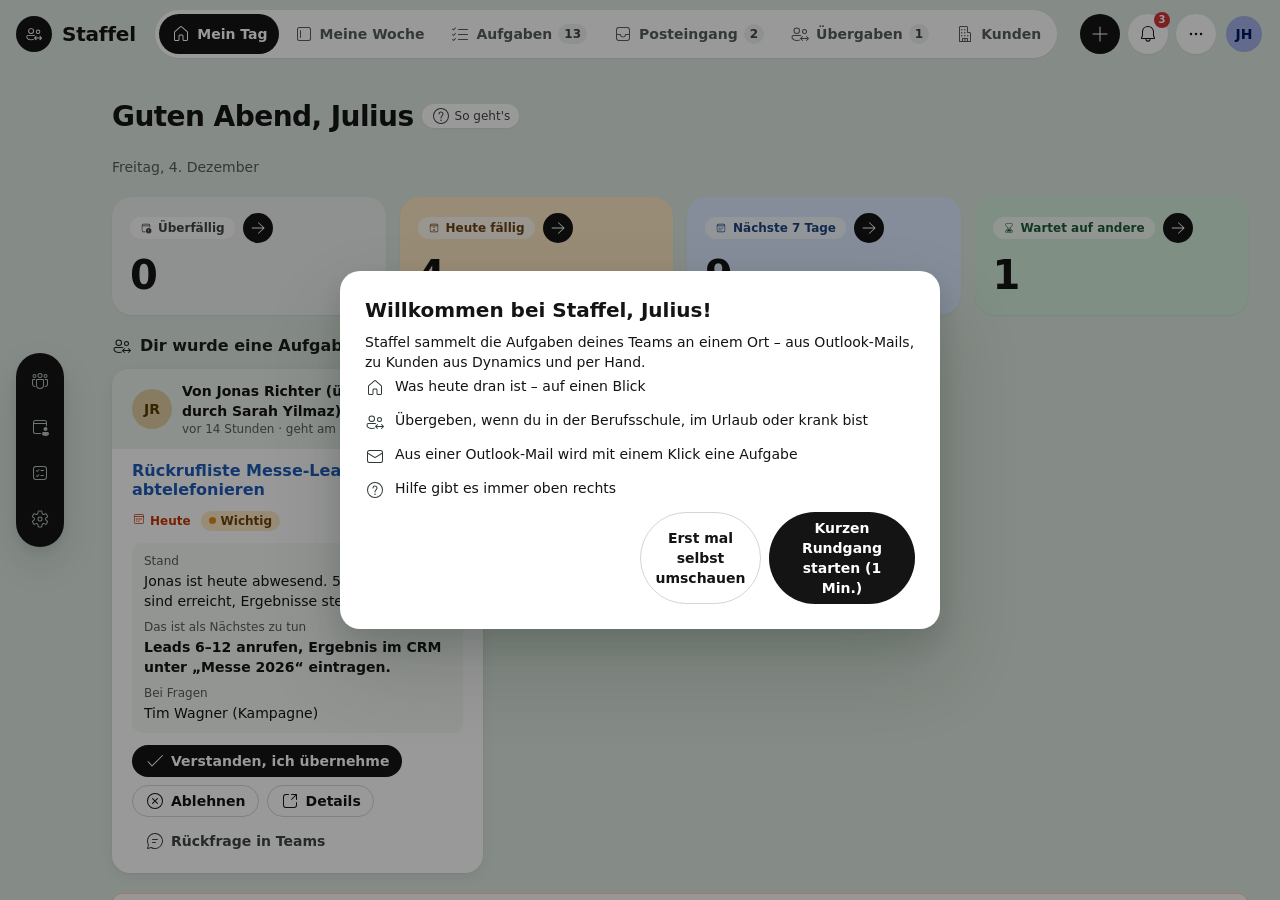
<file: index.html>
<!doctype html>
<html lang="de">
  <head>
    <meta charset="UTF-8" />
    <link rel="icon" type="image/svg+xml" href="./favicon.svg" />
    <meta name="viewport" content="width=device-width, initial-scale=1.0" />
    <title>Staffel – Aufgaben & Übergaben</title>
    <script type="module" crossorigin src="./assets/index-DoFrgbc_.js"></script>
    <link rel="stylesheet" crossorigin href="./assets/index-q4Ndsbhh.css">
  </head>
  <body>
    <div id="root"></div>
  </body>
</html>
</file>
<file: assets/index-q4Ndsbhh.css>
html,body,#root{height:100%;margin:0}body{-webkit-font-smoothing:antialiased}*,:before,:after{box-sizing:border-box}@page{margin:15mm}@media print{html,body,#root{background:#fff;height:auto}}
</file>
